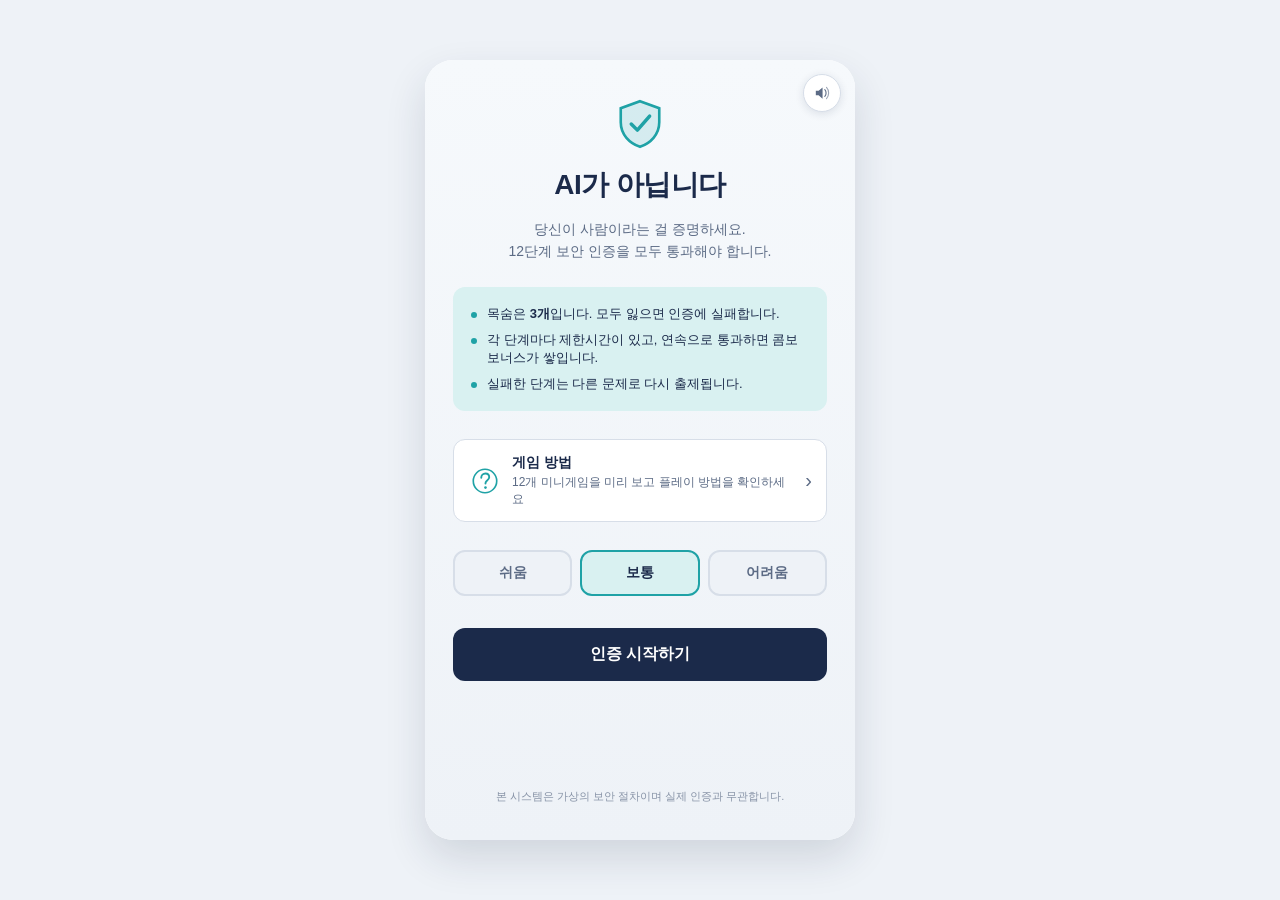
<file: index.html>
<!DOCTYPE html>
<html lang="ko">
<head>
  <meta charset="UTF-8" />
  <meta name="viewport" content="width=device-width, initial-scale=1, maximum-scale=1, user-scalable=no, viewport-fit=cover" />
  <title>AI가 아닙니다</title>
  <link rel="stylesheet" href="css/style.css" />
</head>
<body>
  <div id="app">
    <button id="btn-mute" type="button" class="mute-btn" aria-label="소리 켜기/끄기"></button>


    <!-- 타이틀 화면 -->
    <section id="screen-title" class="screen active">
      <div class="title-card">
        <div class="brand-mark" id="brand-mark"></div>
        <h1 class="game-title">AI가 아닙니다</h1>
        <p class="game-subtitle">당신이 사람이라는 걸 증명하세요.<br />12단계 보안 인증을 모두 통과해야 합니다.</p>
        <ul class="rules-list">
          <li>목숨은 <strong>3개</strong>입니다. 모두 잃으면 인증에 실패합니다.</li>
          <li>각 단계마다 제한시간이 있고, 연속으로 통과하면 콤보 보너스가 쌓입니다.</li>
          <li>실패한 단계는 다른 문제로 다시 출제됩니다.</li>
        </ul>
        <button type="button" id="btn-howto" class="howto-entry-card">
          <span class="howto-entry-card__icon" id="howto-entry-icon"></span>
          <span class="howto-entry-card__text">
            <strong>게임 방법</strong>
            <small>12개 미니게임을 미리 보고 플레이 방법을 확인하세요</small>
          </span>
          <span class="howto-entry-card__arrow">›</span>
        </button>
        <div class="difficulty-select" id="difficulty-select">
          <button type="button" class="diff-btn" data-diff="easy">쉬움</button>
          <button type="button" class="diff-btn selected" data-diff="normal">보통</button>
          <button type="button" class="diff-btn" data-diff="hard">어려움</button>
        </div>
        <button id="btn-start" type="button" class="btn btn-primary">인증 시작하기</button>
      </div>
      <p class="footer-note">본 시스템은 가상의 보안 절차이며 실제 인증과 무관합니다.</p>
    </section>

    <!-- 게임 화면 -->
    <section id="screen-game" class="screen">
      <header class="game-header">
        <div class="progress-track" id="progress-track"></div>
        <div class="lives-track" id="lives-track"></div>
      </header>

      <div class="stage-wrap">
        <div class="stage-card">
          <div class="stage-meta">
            <p class="stage-label" id="stage-label">STEP 1 / 12</p>
            <div class="stage-meta-right">
              <span class="combo-badge" id="combo-badge"></span>
              <span class="stage-timer" id="stage-timer"></span>
            </div>
          </div>
          <h2 class="stage-title" id="stage-title"></h2>
          <p class="stage-instruction" id="stage-instruction"></p>
          <div class="stage-area" id="stage-area"></div>
        </div>
        <p class="widget-disclaimer">이 화면은 보안 검증 시스템에 의해 보호됩니다.</p>
      </div>

      <div class="toast" id="toast"></div>
    </section>

    <!-- 결과 화면 -->
    <section id="screen-result" class="screen">
      <div class="result-card">
        <p class="result-eyebrow" id="result-eyebrow">RESULT</p>
        <h2 class="result-headline" id="result-headline"></h2>
        <div class="rank-badge" id="rank-badge"></div>
        <p class="result-score" id="result-score"></p>
        <p class="result-detail" id="result-detail"></p>
        <button id="btn-retry" type="button" class="btn btn-primary">다시 도전하기</button>
      </div>
    </section>

    <!-- 게임 방법 화면 -->
    <section id="screen-howto" class="screen">
      <header class="howto-header">
        <button type="button" id="btn-howto-back" class="howto-back-btn" aria-label="뒤로가기">
          <span id="howto-back-icon"></span>
        </button>
        <h2 class="howto-title">게임 방법</h2>
      </header>
      <div class="howto-list" id="howto-list"></div>
    </section>

  </div>

  <!-- 아이콘 모듈 -->
  <script src="js/icons.js"></script>

  <!-- 사운드 이펙트 모듈 (전자음 합성, 외부 음원 파일 없음) -->
  <script src="js/sound.js"></script>

  <!-- 게임 방법 화면용 데이터 (미리보기 + 설명) -->
  <script src="js/howto.js"></script>

  <!-- 스테이지 레지스트리 초기화 (반드시 스테이지 파일들보다 먼저 로드) -->
  <script src="js/stages-init.js"></script>

  <!-- 스테이지 모듈들 (이 순서대로 게임에 등장합니다) -->
  <script src="js/stages/stage1-signs.js"></script>
  <script src="js/stages/stage2-checkbox.js"></script>
  <script src="js/stages/stage3-text.js"></script>
  <script src="js/stages/stage-pattern.js"></script>
  <script src="js/stages/stage4-rotate.js"></script>
  <script src="js/stages/stage-swipe.js"></script>
  <script src="js/stages/stage5-numbers.js"></script>
  <script src="js/stages/stage-hidden-shape.js"></script>
  <script src="js/stages/stage6-slide.js"></script>
  <script src="js/stages/stage-sort.js"></script>
  <script src="js/stages/stage7-rhythm.js"></script>
  <script src="js/stages/stage-balance.js"></script>

  <!-- 메인 게임 컨트롤러 (반드시 마지막에 로드) -->
  <script src="js/main.js"></script>
</body>
</html>
</file>
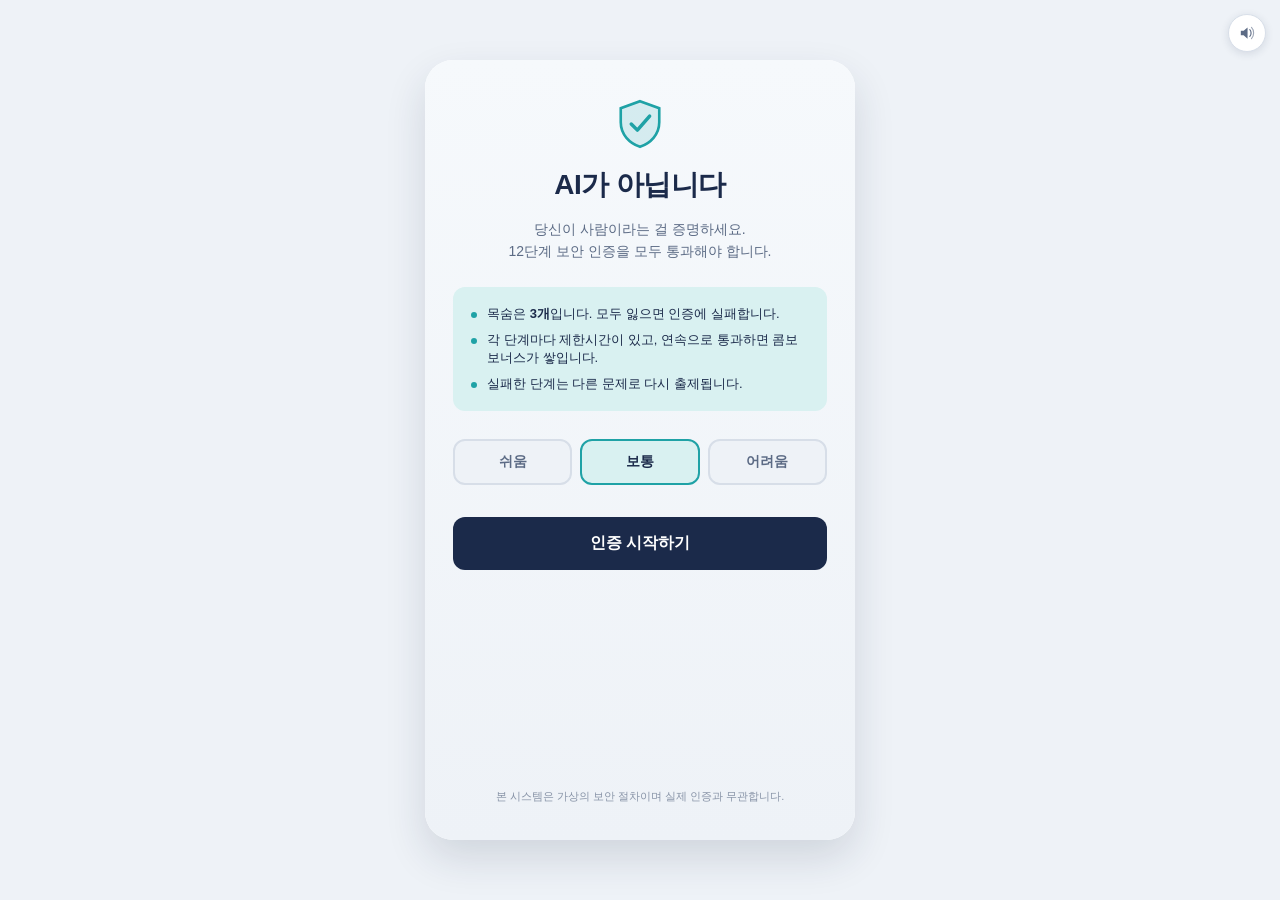
<file: js/index.html>
<!DOCTYPE html>
<html lang="ko">
<head>
  <meta charset="UTF-8" />
  <meta name="viewport" content="width=device-width, initial-scale=1, maximum-scale=1, user-scalable=no, viewport-fit=cover" />
  <title>AI가 아닙니다</title>
  <link rel="stylesheet" href="css/style.css" />
</head>
<body>
  <button id="btn-mute" type="button" class="mute-btn" aria-label="소리 켜기/끄기"></button>

  <div id="app">

    <!-- 타이틀 화면 -->
    <section id="screen-title" class="screen active">
      <div class="title-card">
        <div class="brand-mark" id="brand-mark"></div>
        <h1 class="game-title">AI가 아닙니다</h1>
        <p class="game-subtitle">당신이 사람이라는 걸 증명하세요.<br />12단계 보안 인증을 모두 통과해야 합니다.</p>
        <ul class="rules-list">
          <li>목숨은 <strong>3개</strong>입니다. 모두 잃으면 인증에 실패합니다.</li>
          <li>각 단계마다 제한시간이 있고, 연속으로 통과하면 콤보 보너스가 쌓입니다.</li>
          <li>실패한 단계는 다른 문제로 다시 출제됩니다.</li>
        </ul>
        <div class="difficulty-select" id="difficulty-select">
          <button type="button" class="diff-btn" data-diff="easy">쉬움</button>
          <button type="button" class="diff-btn selected" data-diff="normal">보통</button>
          <button type="button" class="diff-btn" data-diff="hard">어려움</button>
        </div>
        <button id="btn-start" type="button" class="btn btn-primary">인증 시작하기</button>
      </div>
      <p class="footer-note">본 시스템은 가상의 보안 절차이며 실제 인증과 무관합니다.</p>
    </section>

    <!-- 게임 화면 -->
    <section id="screen-game" class="screen">
      <header class="game-header">
        <div class="progress-track" id="progress-track"></div>
        <div class="lives-track" id="lives-track"></div>
      </header>

      <div class="stage-wrap">
        <div class="stage-card">
          <div class="stage-meta">
            <p class="stage-label" id="stage-label">STEP 1 / 12</p>
            <div class="stage-meta-right">
              <span class="combo-badge" id="combo-badge"></span>
              <span class="stage-timer" id="stage-timer"></span>
            </div>
          </div>
          <h2 class="stage-title" id="stage-title"></h2>
          <p class="stage-instruction" id="stage-instruction"></p>
          <div class="stage-area" id="stage-area"></div>
        </div>
        <p class="widget-disclaimer">이 화면은 보안 검증 시스템에 의해 보호됩니다.</p>
      </div>

      <div class="toast" id="toast"></div>
    </section>

    <!-- 결과 화면 -->
    <section id="screen-result" class="screen">
      <div class="result-card">
        <p class="result-eyebrow" id="result-eyebrow">RESULT</p>
        <h2 class="result-headline" id="result-headline"></h2>
        <div class="rank-badge" id="rank-badge"></div>
        <p class="result-score" id="result-score"></p>
        <p class="result-detail" id="result-detail"></p>
        <button id="btn-retry" type="button" class="btn btn-primary">다시 도전하기</button>
      </div>
    </section>

  </div>

  <!-- 아이콘 모듈 -->
  <script src="js/icons.js"></script>

  <!-- 사운드 이펙트 모듈 (전자음 합성, 외부 음원 파일 없음) -->
  <script src="js/sound.js"></script>

  <!-- 스테이지 레지스트리 초기화 (반드시 스테이지 파일들보다 먼저 로드) -->
  <script src="js/stages-init.js"></script>

  <!-- 스테이지 모듈들 (이 순서대로 게임에 등장합니다) -->
  <script src="js/stages/stage1-signs.js"></script>
  <script src="js/stages/stage2-checkbox.js"></script>
  <script src="js/stages/stage3-text.js"></script>
  <script src="js/stages/stage-pattern.js"></script>
  <script src="js/stages/stage4-rotate.js"></script>
  <script src="js/stages/stage-swipe.js"></script>
  <script src="js/stages/stage5-numbers.js"></script>
  <script src="js/stages/stage-hidden-shape.js"></script>
  <script src="js/stages/stage6-slide.js"></script>
  <script src="js/stages/stage-sort.js"></script>
  <script src="js/stages/stage7-rhythm.js"></script>
  <script src="js/stages/stage-balance.js"></script>

  <!-- 메인 게임 컨트롤러 (반드시 마지막에 로드) -->
  <script src="js/main.js"></script>
</body>
</html>
</file>
<file: css/style.css>
/* =========================================================
   css/style.css
   "AI가 아닙니다" - 보안 인증 패러디 게임 스타일시트
   외부 이미지/폰트 없이 CSS + 인라인 SVG로만 구성되어 있습니다.
   ========================================================= */

:root {
  /* ---- 색상 토큰 ---- */
  --color-bg: #eef2f7;
  --color-surface: #ffffff;
  --color-ink: #1b2a4a;
  --color-ink-soft: #5c6b85;
  --color-accent: #1fa2a6;
  --color-accent-soft: #d9f1f1;
  --color-danger: #e85c4a;
  --color-success: #2fbf71;
  --color-border: #d7dee8;

  /* ---- 형태 토큰 ---- */
  --radius-card: 20px;
  --radius-control: 12px;
  --shadow-card: 0 18px 40px rgba(27, 42, 74, 0.14);

  /* ---- 글꼴 토큰 (외부 의존성 없는 시스템 폰트 체인) ---- */
  --font-display: -apple-system, 'Apple SD Gothic Neo', 'Pretendard', 'Malgun Gothic',
    sans-serif;
  --font-mono: ui-monospace, 'SFMono-Regular', Menlo, Consolas, monospace;
}

* {
  box-sizing: border-box;
  -webkit-tap-highlight-color: transparent;
}

html,
body {
  margin: 0;
  height: 100%;
  background: var(--color-bg);
  overscroll-behavior: none;
  overflow-x: hidden; /* 어떤 요소가 예기치 않게 넓어지더라도 페이지 자체가 가로로 스크롤되지 않도록 하는 안전망 */
}

body {
  font-family: var(--font-display);
  color: var(--color-ink);
  display: flex;
  align-items: center;
  justify-content: center;
  min-height: 100vh;
  padding: 16px;
  touch-action: manipulation;
}

button {
  font-family: inherit;
  border: none;
  background: none;
  cursor: pointer;
}

input {
  font-family: inherit;
}

#app {
  width: 100%;
  max-width: 430px;
  height: min(92vh, 780px); /* min-height였던 것을 고정 height로: 내부 컨텐츠가 길어도 카드 자체는 늘어나지 않고, 화면 안에서 자체적으로 스크롤되게 함 */
  background: var(--color-surface);
  border-radius: 28px;
  box-shadow: var(--shadow-card);
  overflow: hidden;
  position: relative;
  display: flex;
  flex-direction: column;
}

/* =========================================================
   화면 공통
   ========================================================= */
.screen {
  display: none;
  flex-direction: column;
  flex: 1;
  min-height: 0;
}
.screen.active {
  display: flex;
}

.btn {
  width: 100%;
  padding: 16px;
  border-radius: var(--radius-control);
  font-size: 16px;
  font-weight: 700;
  transition: transform 0.15s ease, opacity 0.15s ease;
}
.btn:active {
  transform: scale(0.98);
}
.btn-primary {
  background: var(--color-ink);
  color: #fff;
}
.btn-confirm {
  background: var(--color-accent);
  color: #fff;
  margin-top: 18px;
}
.btn:disabled {
  opacity: 0.5;
  pointer-events: none;
}

/* =========================================================
   타이틀 화면
   ========================================================= */
#screen-title {
  padding: 36px 28px;
  justify-content: space-between;
  background: linear-gradient(180deg, #f6f9fc 0%, var(--color-bg) 100%);
}

.title-card {
  display: flex;
  flex-direction: column;
  align-items: center;
  text-align: center;
  gap: 14px;
}

.brand-mark {
  width: 56px;
  height: 56px;
  color: var(--color-accent);
}
.brand-mark svg {
  width: 100%;
  height: 100%;
}

.game-title {
  font-size: 28px;
  font-weight: 800;
  margin: 0;
  letter-spacing: -0.02em;
}

.game-subtitle {
  margin: 0;
  color: var(--color-ink-soft);
  font-size: 14px;
  line-height: 1.6;
}

.rules-list {
  list-style: none;
  padding: 18px 18px;
  margin: 10px 0 0;
  width: 100%;
  background: var(--color-accent-soft);
  border-radius: var(--radius-control);
  text-align: left;
  font-size: 13px;
  color: var(--color-ink);
  display: flex;
  flex-direction: column;
  gap: 8px;
}
.rules-list li {
  padding-left: 16px;
  position: relative;
}
.rules-list li::before {
  content: '';
  position: absolute;
  left: 0;
  top: 7px;
  width: 6px;
  height: 6px;
  border-radius: 50%;
  background: var(--color-accent);
}

.mute-btn {
  position: absolute;
  top: 14px;
  right: 14px;
  z-index: 30;
  width: 38px;
  height: 38px;
  border-radius: 50%;
  background: var(--color-surface);
  border: 1px solid var(--color-border);
  color: var(--color-ink-soft);
  display: flex;
  align-items: center;
  justify-content: center;
  box-shadow: 0 2px 8px rgba(27, 42, 74, 0.12);
}
.mute-btn svg {
  width: 18px;
  height: 18px;
}

.howto-entry-card {
  display: flex;
  align-items: center;
  gap: 12px;
  width: 100%;
  margin-top: 14px;
  padding: 14px 14px 14px 16px;
  border-radius: var(--radius-control);
  border: 1px solid var(--color-border);
  background: var(--color-surface);
  text-align: left;
  transition: border-color 0.15s ease, transform 0.1s ease;
}
.howto-entry-card:active {
  transform: scale(0.98);
}
.howto-entry-card__icon {
  width: 30px;
  height: 30px;
  flex-shrink: 0;
  color: var(--color-accent);
}
.howto-entry-card__icon svg {
  width: 100%;
  height: 100%;
}
.howto-entry-card__text {
  flex: 1;
  min-width: 0;
  display: flex;
  flex-direction: column;
  gap: 2px;
}
.howto-entry-card__text strong {
  font-size: 14px;
  color: var(--color-ink);
}
.howto-entry-card__text small {
  font-size: 12px;
  color: var(--color-ink-soft);
  line-height: 1.4;
}
.howto-entry-card__arrow {
  font-size: 20px;
  color: var(--color-ink-soft);
  flex-shrink: 0;
}

.difficulty-select {
  display: flex;
  gap: 8px;
  width: 100%;
  margin-top: 14px;
}
.diff-btn {
  flex: 1;
  padding: 12px 0;
  border-radius: var(--radius-control);
  border: 2px solid var(--color-border);
  background: var(--color-bg);
  color: var(--color-ink-soft);
  font-weight: 700;
  font-size: 14px;
  transition: border-color 0.15s ease, color 0.15s ease, background 0.15s ease;
}
.diff-btn.selected {
  border-color: var(--color-accent);
  background: var(--color-accent-soft);
  color: var(--color-ink);
}

#btn-start {
  margin-top: 18px;
}

.footer-note {
  text-align: center;
  font-size: 11px;
  color: var(--color-ink-soft);
  opacity: 0.7;
  margin: 0;
}

/* =========================================================
   게임 화면
   ========================================================= */
#screen-game {
  position: relative;
}

.game-header {
  display: flex;
  align-items: center;
  justify-content: space-between;
  gap: 12px;
  padding: 18px 56px 12px 20px; /* 우측 패딩을 넓혀 음소거 버튼(#btn-mute)과 겹치지 않게 함 */
  border-bottom: 1px solid var(--color-border);
}

.progress-track {
  display: flex;
  align-items: center;
  gap: 4px;
  flex: 1;
  min-width: 0; /* 점(.dot)들의 콘텐츠 크기 때문에 트랙이 강제로 넓어지는 것을 막는 표준 픽스 */
}
.dot {
  flex: 1 1 auto;
  min-width: 2px;
  max-width: 8px;
  height: 8px;
  border-radius: 999px;
  background: var(--color-border);
}
.dot.done {
  background: var(--color-accent);
}
.dot.current {
  background: var(--color-ink);
  transform: scale(1.3);
}

.lives-track {
  display: flex;
  gap: 4px;
}
.life-icon {
  width: 20px;
  height: 20px;
  color: var(--color-accent);
  transition: opacity 0.2s ease, filter 0.2s ease;
}
.life-icon svg {
  width: 100%;
  height: 100%;
}
.life-icon.lost {
  color: var(--color-ink-soft);
  opacity: 0.3;
  filter: grayscale(1);
}

.stage-wrap {
  flex: 1;
  display: flex;
  flex-direction: column;
  padding: 20px 20px 16px;
  min-height: 0;
  overflow-y: auto;
}

.stage-card {
  background: var(--color-surface);
  border: 1px solid var(--color-border);
  border-radius: var(--radius-card);
  padding: 22px 18px;
  flex: 1;
  display: flex;
  flex-direction: column;
}

.stage-meta {
  display: flex;
  align-items: center;
  justify-content: space-between;
  gap: 10px;
  margin-bottom: 6px;
}

.stage-label {
  font-family: var(--font-mono);
  font-size: 11px;
  letter-spacing: 0.12em;
  color: var(--color-accent);
  margin: 0;
  font-weight: 700;
}

.stage-meta-right {
  display: flex;
  align-items: center;
  gap: 8px;
}

.combo-badge {
  font-family: var(--font-mono);
  font-size: 11px;
  font-weight: 700;
  color: var(--color-danger);
  background: #fbe3df;
  border-radius: 999px;
  padding: 3px 9px;
  opacity: 0;
  transform: scale(0.9);
  transition: opacity 0.15s ease, transform 0.15s ease;
}
.combo-badge.show {
  opacity: 1;
  transform: scale(1);
}

.stage-timer {
  font-family: var(--font-mono);
  font-size: 12px;
  font-weight: 700;
  color: var(--color-ink-soft);
  min-width: 28px;
  text-align: right;
}

.stage-title {
  font-size: 19px;
  font-weight: 800;
  margin: 0 0 8px;
}

.stage-instruction {
  font-size: 13.5px;
  color: var(--color-ink-soft);
  line-height: 1.5;
  margin: 0 0 16px;
  min-height: 38px;
}

.stage-area {
  flex: 1;
  display: flex;
  flex-direction: column;
  transition: opacity 0.2s ease;
}
.stage-area.is-locked {
  opacity: 0.55;
  pointer-events: none;
}

.widget-disclaimer {
  text-align: center;
  font-size: 10.5px;
  color: var(--color-ink-soft);
  opacity: 0.6;
  margin: 12px 0 0;
}

.toast {
  position: absolute;
  left: 50%;
  bottom: 18px;
  transform: translate(-50%, 10px);
  opacity: 0;
  padding: 10px 20px;
  border-radius: 999px;
  font-weight: 700;
  font-size: 13.5px;
  color: #fff;
  pointer-events: none;
  transition: opacity 0.2s ease, transform 0.2s ease;
  box-shadow: 0 10px 24px rgba(27, 42, 74, 0.2);
  white-space: nowrap;
}
.toast.show {
  opacity: 1;
  transform: translate(-50%, 0);
}
.toast--success {
  background: var(--color-success);
}
.toast--danger {
  background: var(--color-danger);
}

/* =========================================================
   스테이지1: 표지판 타일 선택
   ========================================================= */
.tile-grid {
  display: grid;
  grid-template-columns: repeat(3, 1fr);
  gap: 10px;
  min-width: 0;
}
.tile {
  aspect-ratio: 1;
  min-width: 0; /* 그리드 트랙(1fr)보다 콘텐츠가 넓어서 넘치는 것을 막는 표준 픽스 */
  min-height: 0;
  border: 2px solid var(--color-border);
  border-radius: var(--radius-control);
  background: var(--color-bg);
  color: var(--color-ink);
  padding: 12px;
  user-select: none;
  touch-action: manipulation;
  transition: border-color 0.15s ease, background 0.15s ease, transform 0.1s ease;
}
.tile svg {
  width: 100%;
  height: 100%;
}
.tile.selected {
  border-color: var(--color-accent);
  background: var(--color-accent-soft);
  transform: scale(0.96);
}

/* =========================================================
   스테이지2: 길게 누르는 체크박스
   ========================================================= */
.checkbox-stage {
  display: flex;
  flex-direction: column;
  align-items: center;
  gap: 22px;
  padding: 10px 0 6px;
}

.fake-checkbox {
  display: flex;
  align-items: center;
  gap: 12px;
  padding: 16px 22px;
  border: 2px solid var(--color-border);
  border-radius: var(--radius-control);
  background: var(--color-bg);
  width: 100%;
  user-select: none;
  touch-action: none;
  transition: border-color 0.15s ease, background 0.15s ease;
}
.fake-checkbox__mark {
  width: 26px;
  height: 26px;
  border-radius: 6px;
  border: 2px solid var(--color-ink-soft);
  flex-shrink: 0;
  position: relative;
  background: #fff;
}
.fake-checkbox.is-holding .fake-checkbox__mark {
  border-color: var(--color-accent);
}
.fake-checkbox.is-success .fake-checkbox__mark {
  border-color: var(--color-success);
  background: var(--color-success);
}
.fake-checkbox.is-success .fake-checkbox__mark::after {
  content: '';
  position: absolute;
  left: 6px;
  top: 2px;
  width: 7px;
  height: 12px;
  border-right: 3px solid #fff;
  border-bottom: 3px solid #fff;
  transform: rotate(40deg);
}
.fake-checkbox__label {
  font-size: 15px;
  font-weight: 700;
  color: var(--color-ink);
}

.hold-gauge {
  position: relative;
  width: 100%;
  height: 16px;
  background: var(--color-bg);
  border: 1px solid var(--color-border);
  border-radius: 999px;
  overflow: hidden;
}
.hold-gauge__zone {
  position: absolute;
  top: 0;
  height: 100%;
  background: rgba(47, 191, 113, 0.28);
}
.hold-gauge__fill {
  position: absolute;
  left: 0;
  top: 0;
  height: 100%;
  width: 0%;
  background: var(--color-accent);
  border-radius: 999px;
}

/* =========================================================
   스테이지3: 왜곡된 문자
   ========================================================= */
.distorted-text {
  display: flex;
  justify-content: center;
  gap: 4px;
  padding: 22px 10px;
  margin-bottom: 16px;
  background: repeating-linear-gradient(
    115deg,
    var(--color-bg),
    var(--color-bg) 6px,
    #e3e9f0 6px,
    #e3e9f0 8px
  );
  border: 1px solid var(--color-border);
  border-radius: var(--radius-control);
}
.distorted-text__char {
  display: inline-block;
  font-size: 30px;
  font-weight: 800;
  color: var(--color-ink);
}

.text-input {
  width: 100%;
  padding: 14px 16px;
  font-size: 16px;
  border: 2px solid var(--color-border);
  border-radius: var(--radius-control);
  outline: none;
  text-align: center;
  letter-spacing: 0.15em;
  text-transform: uppercase;
}
.text-input:focus {
  border-color: var(--color-accent);
}

/* =========================================================
   스테이지4: 방향 맞추기 / 스테이지6: 슬라이더(공용 슬라이더 스타일)
   ========================================================= */
.rotate-stage {
  display: flex;
  justify-content: center;
  padding: 18px 0 26px;
}
.rotate-icon {
  width: 88px;
  height: 88px;
  color: var(--color-accent);
  transition: transform 0.05s linear;
}
.rotate-icon svg {
  width: 100%;
  height: 100%;
}

input[type='range'].rotate-slider {
  width: 100%;
  height: 36px;
  -webkit-appearance: none;
  appearance: none;
  background: transparent;
  touch-action: none;
  margin-top: 6px;
}
input[type='range'].rotate-slider::-webkit-slider-runnable-track {
  height: 8px;
  border-radius: 999px;
  background: var(--color-border);
}
input[type='range'].rotate-slider::-moz-range-track {
  height: 8px;
  border-radius: 999px;
  background: var(--color-border);
}
input[type='range'].rotate-slider::-webkit-slider-thumb {
  -webkit-appearance: none;
  width: 28px;
  height: 28px;
  margin-top: -10px;
  border-radius: 50%;
  background: var(--color-ink);
  border: 4px solid #fff;
  box-shadow: 0 2px 6px rgba(27, 42, 74, 0.3);
}
input[type='range'].rotate-slider::-moz-range-thumb {
  width: 28px;
  height: 28px;
  border-radius: 50%;
  background: var(--color-ink);
  border: 4px solid #fff;
  box-shadow: 0 2px 6px rgba(27, 42, 74, 0.3);
}

/* =========================================================
   스테이지5: 숫자 순서대로 탭
   ========================================================= */
.number-field {
  position: relative;
  flex: 1;
  min-height: 230px;
  background: var(--color-bg);
  border: 1px dashed var(--color-border);
  border-radius: var(--radius-control);
}
.number-dot {
  position: absolute;
  width: 42px;
  height: 42px;
  margin-left: -21px;
  margin-top: -21px;
  border-radius: 50%;
  background: var(--color-ink);
  color: #fff;
  font-weight: 800;
  font-size: 15px;
  display: flex;
  align-items: center;
  justify-content: center;
  user-select: none;
  touch-action: manipulation;
  transition: transform 0.1s ease, background 0.15s ease, opacity 0.15s ease;
}
.number-dot.is-done {
  background: var(--color-success);
  transform: scale(0.85);
  opacity: 0.7;
}

/* =========================================================
   스테이지6: 퍼즐 조각 슬라이드
   ========================================================= */
.slide-track {
  position: relative;
  height: 64px;
  background: var(--color-bg);
  border: 1px solid var(--color-border);
  border-radius: var(--radius-control);
  margin-bottom: 8px;
  overflow: hidden;
}
.slide-track__notch {
  position: absolute;
  top: 14px;
  width: 36px;
  height: 36px;
  border: 2px dashed var(--color-ink-soft);
  border-radius: 8px;
  opacity: 0.6;
}
.slide-track__piece {
  position: absolute;
  top: 14px;
  width: 36px;
  height: 36px;
  background: var(--color-accent);
  border-radius: 8px;
  box-shadow: 0 4px 10px rgba(31, 162, 166, 0.35);
}

/* =========================================================
   스테이지7: 리듬 탭
   ========================================================= */
.rhythm-stage {
  display: flex;
  justify-content: center;
  align-items: center;
  padding: 14px 0 28px;
  height: 130px;
}
.rhythm-pulse {
  width: 70px;
  height: 70px;
  border-radius: 50%;
  background: var(--color-accent);
  animation: rhythmPulse 1.6s ease-in-out infinite;
}
@keyframes rhythmPulse {
  0% {
    transform: scale(0.55);
    opacity: 0.55;
  }
  50% {
    transform: scale(1);
    opacity: 1;
  }
  100% {
    transform: scale(0.55);
    opacity: 0.55;
  }
}

/* =========================================================
   스테이지: 패턴 기억하기 (플래시 시퀀스)
   ========================================================= */
.pattern-stage {
  display: flex;
  flex-direction: column;
  align-items: center;
  gap: 16px;
  padding: 16px 0;
}
.pattern-grid {
  display: grid;
  grid-template-columns: repeat(4, 1fr);
  gap: 10px;
  width: 100%;
}
.pattern-pad {
  aspect-ratio: 1;
  min-width: 0;
  border-radius: var(--radius-control);
  background: var(--color-bg);
  border: 2px solid var(--color-border);
  transition: background 0.12s ease, border-color 0.12s ease, transform 0.1s ease;
}
.pattern-pad.is-flash {
  background: var(--color-accent);
  border-color: var(--color-accent);
  transform: scale(0.94);
}
.pattern-status {
  font-size: 13px;
  color: var(--color-ink-soft);
  margin: 0;
}

/* =========================================================
   스테이지: 스와이프 방향 인식
   ========================================================= */
.swipe-stage {
  display: flex;
  flex-direction: column;
  align-items: center;
  gap: 18px;
  padding: 10px 0;
}
.swipe-zone {
  width: 100%;
  height: 140px;
  border: 2px dashed var(--color-border);
  border-radius: var(--radius-control);
  display: flex;
  align-items: center;
  justify-content: center;
  font-size: 13px;
  color: var(--color-ink-soft);
  background: var(--color-bg);
  touch-action: none;
  user-select: none;
}

/* =========================================================
   스테이지: 숨은 도형 찾기
   ========================================================= */
.shape-grid {
  display: grid;
  grid-template-columns: repeat(3, 1fr);
  gap: 10px;
  min-width: 0;
}
.shape-cell {
  aspect-ratio: 1;
  min-width: 0;
  border-radius: var(--radius-control);
  background: var(--color-bg);
  border: 1px solid var(--color-border);
  display: flex;
  align-items: center;
  justify-content: center;
  touch-action: manipulation;
}
.shape-shape {
  width: 60%;
  height: 60%;
  background: var(--color-accent);
  border-radius: 50%;
}
.shape-shape--odd {
  border-radius: 18%;
}

/* =========================================================
   스테이지: 크기 순서 맞추기 (탭으로 교체하는 정렬)
   ========================================================= */
.sort-row {
  flex: 1;
  display: flex;
  align-items: flex-end;
  justify-content: space-between;
  gap: 8px;
  padding: 10px 4px 0;
  min-height: 150px;
  min-width: 0;
}
.sort-bar {
  position: relative;
  flex: 1;
  min-width: 0;
  background: var(--color-accent);
  border-radius: 8px 8px 4px 4px;
  transition: transform 0.12s ease, background 0.12s ease;
  display: flex;
  align-items: flex-start;
  justify-content: center;
  padding-top: 6px;
}
.sort-bar__label {
  color: #fff;
  font-family: var(--font-mono);
  font-size: 13px;
  font-weight: 700;
}
.sort-bar.is-selected {
  background: var(--color-ink);
  transform: translateY(-6px);
}

/* =========================================================
   스테이지: 균형 맞추기 (시소)
   ========================================================= */
.balance-stage {
  position: relative;
  display: flex;
  justify-content: center;
  align-items: center;
  height: 130px;
}
.balance-beam {
  position: relative;
  width: 220px;
  height: 10px;
  background: var(--color-ink);
  border-radius: 999px;
  transition: background 0.15s ease;
}
.balance-beam.is-level {
  background: var(--color-success);
}
.balance-weight {
  position: absolute;
  top: 4px;
  width: 28px;
  height: 28px;
  border-radius: 50%;
  background: var(--color-accent);
  border: 3px solid #fff;
  box-shadow: 0 3px 8px rgba(27, 42, 74, 0.25);
}
.balance-weight--left {
  left: -6px;
}
.balance-weight--right {
  right: -6px;
}
.balance-pivot {
  position: absolute;
  bottom: 18px;
  width: 0;
  height: 0;
  border-left: 14px solid transparent;
  border-right: 14px solid transparent;
  border-top: 18px solid var(--color-ink-soft);
}

/* =========================================================
   결과 화면
   ========================================================= */
#screen-result {
  padding: 36px 28px;
  justify-content: center;
  align-items: center;
}
.result-card {
  display: flex;
  flex-direction: column;
  align-items: center;
  text-align: center;
  gap: 10px;
  width: 100%;
}
.result-eyebrow {
  font-family: var(--font-mono);
  font-size: 11px;
  letter-spacing: 0.14em;
  color: var(--color-accent);
  margin: 0;
  font-weight: 700;
}
.result-headline {
  font-size: 24px;
  font-weight: 800;
  margin: 0;
}
.rank-badge {
  width: 92px;
  height: 92px;
  border-radius: 50%;
  background: var(--color-accent-soft);
  color: var(--color-accent);
  border: 3px solid var(--color-accent);
  display: flex;
  align-items: center;
  justify-content: center;
  font-size: 40px;
  font-weight: 800;
  margin: 14px 0 4px;
}
.rank-badge--fail {
  background: #fbe3df;
  color: var(--color-danger);
  border-color: var(--color-danger);
}
.result-score {
  font-size: 16px;
  font-weight: 700;
  margin: 0;
}
.result-detail {
  font-size: 13px;
  color: var(--color-ink-soft);
  margin: 0 0 18px;
}

/* =========================================================
   게임 방법 화면
   ========================================================= */
.howto-header {
  display: flex;
  align-items: center;
  gap: 10px;
  padding: 18px 20px 12px;
  border-bottom: 1px solid var(--color-border);
}
.howto-back-btn {
  width: 32px;
  height: 32px;
  border-radius: 50%;
  background: var(--color-bg);
  border: 1px solid var(--color-border);
  color: var(--color-ink);
  display: flex;
  align-items: center;
  justify-content: center;
  flex-shrink: 0;
}
.howto-back-btn svg {
  width: 16px;
  height: 16px;
}
.howto-title {
  font-size: 16px;
  font-weight: 700;
  color: var(--color-ink);
  margin: 0;
}

.howto-list {
  flex: 1;
  min-height: 0;
  overflow-y: auto;
  padding: 16px 20px 28px;
  display: flex;
  flex-direction: column;
  gap: 18px;
}
.howto-item {
  display: flex;
  flex-direction: column;
  gap: 10px;
  padding-bottom: 18px;
  border-bottom: 1px solid var(--color-border);
}
.howto-item:last-child {
  border-bottom: none;
  padding-bottom: 0;
}
.howto-item__title {
  font-size: 14px;
  font-weight: 700;
  color: var(--color-ink);
  margin: 0;
}
.howto-preview {
  background: var(--color-bg);
  border: 1px solid var(--color-border);
  border-radius: var(--radius-control);
  padding: 16px;
  display: flex;
  flex-direction: column;
  pointer-events: none; /* 미리보기는 시각적 설명용이므로 탭해도 동작하지 않도록 막아둡니다 */
}
.howto-item__desc {
  font-size: 13px;
  line-height: 1.55;
  color: var(--color-ink-soft);
  margin: 0;
}

/* =========================================================
   접근성: 모션 최소화 선호 시 비핵심 애니메이션 축소
   ========================================================= */
@media (prefers-reduced-motion: reduce) {
  .btn,
  .toast,
  .tile,
  .life-icon {
    transition: none !important;
  }
}
</file>
<file: js/css/style.css>
/* =========================================================
   css/style.css
   "AI가 아닙니다" - 보안 인증 패러디 게임 스타일시트
   외부 이미지/폰트 없이 CSS + 인라인 SVG로만 구성되어 있습니다.
   ========================================================= */

:root {
  /* ---- 색상 토큰 ---- */
  --color-bg: #eef2f7;
  --color-surface: #ffffff;
  --color-ink: #1b2a4a;
  --color-ink-soft: #5c6b85;
  --color-accent: #1fa2a6;
  --color-accent-soft: #d9f1f1;
  --color-danger: #e85c4a;
  --color-success: #2fbf71;
  --color-border: #d7dee8;

  /* ---- 형태 토큰 ---- */
  --radius-card: 20px;
  --radius-control: 12px;
  --shadow-card: 0 18px 40px rgba(27, 42, 74, 0.14);

  /* ---- 글꼴 토큰 (외부 의존성 없는 시스템 폰트 체인) ---- */
  --font-display: -apple-system, 'Apple SD Gothic Neo', 'Pretendard', 'Malgun Gothic',
    sans-serif;
  --font-mono: ui-monospace, 'SFMono-Regular', Menlo, Consolas, monospace;
}

* {
  box-sizing: border-box;
  -webkit-tap-highlight-color: transparent;
}

html,
body {
  margin: 0;
  height: 100%;
  background: var(--color-bg);
  overscroll-behavior: none;
}

body {
  font-family: var(--font-display);
  color: var(--color-ink);
  display: flex;
  align-items: center;
  justify-content: center;
  min-height: 100vh;
  padding: 16px;
  touch-action: manipulation;
}

button {
  font-family: inherit;
  border: none;
  background: none;
  cursor: pointer;
}

input {
  font-family: inherit;
}

#app {
  width: 100%;
  max-width: 430px;
  min-height: min(92vh, 780px);
  background: var(--color-surface);
  border-radius: 28px;
  box-shadow: var(--shadow-card);
  overflow: hidden;
  position: relative;
  display: flex;
  flex-direction: column;
}

/* =========================================================
   화면 공통
   ========================================================= */
.screen {
  display: none;
  flex-direction: column;
  flex: 1;
  min-height: 0;
}
.screen.active {
  display: flex;
}

.btn {
  width: 100%;
  padding: 16px;
  border-radius: var(--radius-control);
  font-size: 16px;
  font-weight: 700;
  transition: transform 0.15s ease, opacity 0.15s ease;
}
.btn:active {
  transform: scale(0.98);
}
.btn-primary {
  background: var(--color-ink);
  color: #fff;
}
.btn-confirm {
  background: var(--color-accent);
  color: #fff;
  margin-top: 18px;
}
.btn:disabled {
  opacity: 0.5;
  pointer-events: none;
}

/* =========================================================
   타이틀 화면
   ========================================================= */
#screen-title {
  padding: 36px 28px;
  justify-content: space-between;
  background: linear-gradient(180deg, #f6f9fc 0%, var(--color-bg) 100%);
}

.title-card {
  display: flex;
  flex-direction: column;
  align-items: center;
  text-align: center;
  gap: 14px;
}

.brand-mark {
  width: 56px;
  height: 56px;
  color: var(--color-accent);
}
.brand-mark svg {
  width: 100%;
  height: 100%;
}

.game-title {
  font-size: 28px;
  font-weight: 800;
  margin: 0;
  letter-spacing: -0.02em;
}

.game-subtitle {
  margin: 0;
  color: var(--color-ink-soft);
  font-size: 14px;
  line-height: 1.6;
}

.rules-list {
  list-style: none;
  padding: 18px 18px;
  margin: 10px 0 0;
  width: 100%;
  background: var(--color-accent-soft);
  border-radius: var(--radius-control);
  text-align: left;
  font-size: 13px;
  color: var(--color-ink);
  display: flex;
  flex-direction: column;
  gap: 8px;
}
.rules-list li {
  padding-left: 16px;
  position: relative;
}
.rules-list li::before {
  content: '';
  position: absolute;
  left: 0;
  top: 7px;
  width: 6px;
  height: 6px;
  border-radius: 50%;
  background: var(--color-accent);
}

.mute-btn {
  position: fixed;
  top: 14px;
  right: 14px;
  z-index: 30;
  width: 38px;
  height: 38px;
  border-radius: 50%;
  background: var(--color-surface);
  border: 1px solid var(--color-border);
  color: var(--color-ink-soft);
  display: flex;
  align-items: center;
  justify-content: center;
  box-shadow: 0 2px 8px rgba(27, 42, 74, 0.12);
}
.mute-btn svg {
  width: 18px;
  height: 18px;
}

.difficulty-select {
  display: flex;
  gap: 8px;
  width: 100%;
  margin-top: 14px;
}
.diff-btn {
  flex: 1;
  padding: 12px 0;
  border-radius: var(--radius-control);
  border: 2px solid var(--color-border);
  background: var(--color-bg);
  color: var(--color-ink-soft);
  font-weight: 700;
  font-size: 14px;
  transition: border-color 0.15s ease, color 0.15s ease, background 0.15s ease;
}
.diff-btn.selected {
  border-color: var(--color-accent);
  background: var(--color-accent-soft);
  color: var(--color-ink);
}

#btn-start {
  margin-top: 18px;
}

.footer-note {
  text-align: center;
  font-size: 11px;
  color: var(--color-ink-soft);
  opacity: 0.7;
  margin: 0;
}

/* =========================================================
   게임 화면
   ========================================================= */
#screen-game {
  position: relative;
}

.game-header {
  display: flex;
  align-items: center;
  justify-content: space-between;
  gap: 12px;
  padding: 18px 20px 12px;
  border-bottom: 1px solid var(--color-border);
}

.progress-track {
  display: flex;
  gap: 6px;
  flex: 1;
}
.dot {
  width: 8px;
  height: 8px;
  border-radius: 50%;
  background: var(--color-border);
}
.dot.done {
  background: var(--color-accent);
}
.dot.current {
  background: var(--color-ink);
  transform: scale(1.3);
}

.lives-track {
  display: flex;
  gap: 4px;
}
.life-icon {
  width: 20px;
  height: 20px;
  color: var(--color-accent);
  transition: opacity 0.2s ease, filter 0.2s ease;
}
.life-icon svg {
  width: 100%;
  height: 100%;
}
.life-icon.lost {
  color: var(--color-ink-soft);
  opacity: 0.3;
  filter: grayscale(1);
}

.stage-wrap {
  flex: 1;
  display: flex;
  flex-direction: column;
  padding: 20px 20px 16px;
  min-height: 0;
  overflow-y: auto;
}

.stage-card {
  background: var(--color-surface);
  border: 1px solid var(--color-border);
  border-radius: var(--radius-card);
  padding: 22px 18px;
  flex: 1;
  display: flex;
  flex-direction: column;
}

.stage-meta {
  display: flex;
  align-items: center;
  justify-content: space-between;
  gap: 10px;
  margin-bottom: 6px;
}

.stage-label {
  font-family: var(--font-mono);
  font-size: 11px;
  letter-spacing: 0.12em;
  color: var(--color-accent);
  margin: 0;
  font-weight: 700;
}

.stage-meta-right {
  display: flex;
  align-items: center;
  gap: 8px;
}

.combo-badge {
  font-family: var(--font-mono);
  font-size: 11px;
  font-weight: 700;
  color: var(--color-danger);
  background: #fbe3df;
  border-radius: 999px;
  padding: 3px 9px;
  opacity: 0;
  transform: scale(0.9);
  transition: opacity 0.15s ease, transform 0.15s ease;
}
.combo-badge.show {
  opacity: 1;
  transform: scale(1);
}

.stage-timer {
  font-family: var(--font-mono);
  font-size: 12px;
  font-weight: 700;
  color: var(--color-ink-soft);
  min-width: 28px;
  text-align: right;
}

.stage-title {
  font-size: 19px;
  font-weight: 800;
  margin: 0 0 8px;
}

.stage-instruction {
  font-size: 13.5px;
  color: var(--color-ink-soft);
  line-height: 1.5;
  margin: 0 0 16px;
  min-height: 38px;
}

.stage-area {
  flex: 1;
  display: flex;
  flex-direction: column;
  transition: opacity 0.2s ease;
}
.stage-area.is-locked {
  opacity: 0.55;
  pointer-events: none;
}

.widget-disclaimer {
  text-align: center;
  font-size: 10.5px;
  color: var(--color-ink-soft);
  opacity: 0.6;
  margin: 12px 0 0;
}

.toast {
  position: absolute;
  left: 50%;
  bottom: 18px;
  transform: translate(-50%, 10px);
  opacity: 0;
  padding: 10px 20px;
  border-radius: 999px;
  font-weight: 700;
  font-size: 13.5px;
  color: #fff;
  pointer-events: none;
  transition: opacity 0.2s ease, transform 0.2s ease;
  box-shadow: 0 10px 24px rgba(27, 42, 74, 0.2);
  white-space: nowrap;
}
.toast.show {
  opacity: 1;
  transform: translate(-50%, 0);
}
.toast--success {
  background: var(--color-success);
}
.toast--danger {
  background: var(--color-danger);
}

/* =========================================================
   스테이지1: 표지판 타일 선택
   ========================================================= */
.tile-grid {
  display: grid;
  grid-template-columns: repeat(3, 1fr);
  gap: 10px;
}
.tile {
  aspect-ratio: 1;
  border: 2px solid var(--color-border);
  border-radius: var(--radius-control);
  background: var(--color-bg);
  color: var(--color-ink);
  padding: 12px;
  user-select: none;
  touch-action: manipulation;
  transition: border-color 0.15s ease, background 0.15s ease, transform 0.1s ease;
}
.tile svg {
  width: 100%;
  height: 100%;
}
.tile.selected {
  border-color: var(--color-accent);
  background: var(--color-accent-soft);
  transform: scale(0.96);
}

/* =========================================================
   스테이지2: 길게 누르는 체크박스
   ========================================================= */
.checkbox-stage {
  display: flex;
  flex-direction: column;
  align-items: center;
  gap: 22px;
  padding: 10px 0 6px;
}

.fake-checkbox {
  display: flex;
  align-items: center;
  gap: 12px;
  padding: 16px 22px;
  border: 2px solid var(--color-border);
  border-radius: var(--radius-control);
  background: var(--color-bg);
  width: 100%;
  user-select: none;
  touch-action: none;
  transition: border-color 0.15s ease, background 0.15s ease;
}
.fake-checkbox__mark {
  width: 26px;
  height: 26px;
  border-radius: 6px;
  border: 2px solid var(--color-ink-soft);
  flex-shrink: 0;
  position: relative;
  background: #fff;
}
.fake-checkbox.is-holding .fake-checkbox__mark {
  border-color: var(--color-accent);
}
.fake-checkbox.is-success .fake-checkbox__mark {
  border-color: var(--color-success);
  background: var(--color-success);
}
.fake-checkbox.is-success .fake-checkbox__mark::after {
  content: '';
  position: absolute;
  left: 6px;
  top: 2px;
  width: 7px;
  height: 12px;
  border-right: 3px solid #fff;
  border-bottom: 3px solid #fff;
  transform: rotate(40deg);
}
.fake-checkbox__label {
  font-size: 15px;
  font-weight: 700;
  color: var(--color-ink);
}

.hold-gauge {
  position: relative;
  width: 100%;
  height: 16px;
  background: var(--color-bg);
  border: 1px solid var(--color-border);
  border-radius: 999px;
  overflow: hidden;
}
.hold-gauge__zone {
  position: absolute;
  top: 0;
  height: 100%;
  background: rgba(47, 191, 113, 0.28);
}
.hold-gauge__fill {
  position: absolute;
  left: 0;
  top: 0;
  height: 100%;
  width: 0%;
  background: var(--color-accent);
  border-radius: 999px;
}

/* =========================================================
   스테이지3: 왜곡된 문자
   ========================================================= */
.distorted-text {
  display: flex;
  justify-content: center;
  gap: 4px;
  padding: 22px 10px;
  margin-bottom: 16px;
  background: repeating-linear-gradient(
    115deg,
    var(--color-bg),
    var(--color-bg) 6px,
    #e3e9f0 6px,
    #e3e9f0 8px
  );
  border: 1px solid var(--color-border);
  border-radius: var(--radius-control);
}
.distorted-text__char {
  display: inline-block;
  font-size: 30px;
  font-weight: 800;
  color: var(--color-ink);
}

.text-input {
  width: 100%;
  padding: 14px 16px;
  font-size: 16px;
  border: 2px solid var(--color-border);
  border-radius: var(--radius-control);
  outline: none;
  text-align: center;
  letter-spacing: 0.15em;
  text-transform: uppercase;
}
.text-input:focus {
  border-color: var(--color-accent);
}

/* =========================================================
   스테이지4: 방향 맞추기 / 스테이지6: 슬라이더(공용 슬라이더 스타일)
   ========================================================= */
.rotate-stage {
  display: flex;
  justify-content: center;
  padding: 18px 0 26px;
}
.rotate-icon {
  width: 88px;
  height: 88px;
  color: var(--color-accent);
  transition: transform 0.05s linear;
}
.rotate-icon svg {
  width: 100%;
  height: 100%;
}

input[type='range'].rotate-slider {
  width: 100%;
  height: 36px;
  -webkit-appearance: none;
  appearance: none;
  background: transparent;
  touch-action: none;
  margin-top: 6px;
}
input[type='range'].rotate-slider::-webkit-slider-runnable-track {
  height: 8px;
  border-radius: 999px;
  background: var(--color-border);
}
input[type='range'].rotate-slider::-moz-range-track {
  height: 8px;
  border-radius: 999px;
  background: var(--color-border);
}
input[type='range'].rotate-slider::-webkit-slider-thumb {
  -webkit-appearance: none;
  width: 28px;
  height: 28px;
  margin-top: -10px;
  border-radius: 50%;
  background: var(--color-ink);
  border: 4px solid #fff;
  box-shadow: 0 2px 6px rgba(27, 42, 74, 0.3);
}
input[type='range'].rotate-slider::-moz-range-thumb {
  width: 28px;
  height: 28px;
  border-radius: 50%;
  background: var(--color-ink);
  border: 4px solid #fff;
  box-shadow: 0 2px 6px rgba(27, 42, 74, 0.3);
}

/* =========================================================
   스테이지5: 숫자 순서대로 탭
   ========================================================= */
.number-field {
  position: relative;
  flex: 1;
  min-height: 230px;
  background: var(--color-bg);
  border: 1px dashed var(--color-border);
  border-radius: var(--radius-control);
}
.number-dot {
  position: absolute;
  width: 42px;
  height: 42px;
  margin-left: -21px;
  margin-top: -21px;
  border-radius: 50%;
  background: var(--color-ink);
  color: #fff;
  font-weight: 800;
  font-size: 15px;
  display: flex;
  align-items: center;
  justify-content: center;
  user-select: none;
  touch-action: manipulation;
  transition: transform 0.1s ease, background 0.15s ease, opacity 0.15s ease;
}
.number-dot.is-done {
  background: var(--color-success);
  transform: scale(0.85);
  opacity: 0.7;
}

/* =========================================================
   스테이지6: 퍼즐 조각 슬라이드
   ========================================================= */
.slide-track {
  position: relative;
  height: 64px;
  background: var(--color-bg);
  border: 1px solid var(--color-border);
  border-radius: var(--radius-control);
  margin-bottom: 8px;
  overflow: hidden;
}
.slide-track__notch {
  position: absolute;
  top: 14px;
  width: 36px;
  height: 36px;
  border: 2px dashed var(--color-ink-soft);
  border-radius: 8px;
  opacity: 0.6;
}
.slide-track__piece {
  position: absolute;
  top: 14px;
  width: 36px;
  height: 36px;
  background: var(--color-accent);
  border-radius: 8px;
  box-shadow: 0 4px 10px rgba(31, 162, 166, 0.35);
}

/* =========================================================
   스테이지7: 리듬 탭
   ========================================================= */
.rhythm-stage {
  display: flex;
  justify-content: center;
  align-items: center;
  padding: 14px 0 28px;
  height: 130px;
}
.rhythm-pulse {
  width: 70px;
  height: 70px;
  border-radius: 50%;
  background: var(--color-accent);
  animation: rhythmPulse 1.6s ease-in-out infinite;
}
@keyframes rhythmPulse {
  0% {
    transform: scale(0.55);
    opacity: 0.55;
  }
  50% {
    transform: scale(1);
    opacity: 1;
  }
  100% {
    transform: scale(0.55);
    opacity: 0.55;
  }
}

/* =========================================================
   스테이지: 패턴 기억하기 (플래시 시퀀스)
   ========================================================= */
.pattern-stage {
  display: flex;
  flex-direction: column;
  align-items: center;
  gap: 16px;
  padding: 16px 0;
}
.pattern-grid {
  display: grid;
  grid-template-columns: repeat(4, 1fr);
  gap: 10px;
  width: 100%;
}
.pattern-pad {
  aspect-ratio: 1;
  border-radius: var(--radius-control);
  background: var(--color-bg);
  border: 2px solid var(--color-border);
  transition: background 0.12s ease, border-color 0.12s ease, transform 0.1s ease;
}
.pattern-pad.is-flash {
  background: var(--color-accent);
  border-color: var(--color-accent);
  transform: scale(0.94);
}
.pattern-status {
  font-size: 13px;
  color: var(--color-ink-soft);
  margin: 0;
}

/* =========================================================
   스테이지: 스와이프 방향 인식
   ========================================================= */
.swipe-stage {
  display: flex;
  flex-direction: column;
  align-items: center;
  gap: 18px;
  padding: 10px 0;
}
.swipe-zone {
  width: 100%;
  height: 140px;
  border: 2px dashed var(--color-border);
  border-radius: var(--radius-control);
  display: flex;
  align-items: center;
  justify-content: center;
  font-size: 13px;
  color: var(--color-ink-soft);
  background: var(--color-bg);
  touch-action: none;
  user-select: none;
}

/* =========================================================
   스테이지: 숨은 도형 찾기
   ========================================================= */
.shape-grid {
  display: grid;
  grid-template-columns: repeat(3, 1fr);
  gap: 10px;
}
.shape-cell {
  aspect-ratio: 1;
  border-radius: var(--radius-control);
  background: var(--color-bg);
  border: 1px solid var(--color-border);
  display: flex;
  align-items: center;
  justify-content: center;
  touch-action: manipulation;
}
.shape-shape {
  width: 60%;
  height: 60%;
  background: var(--color-accent);
  border-radius: 50%;
}
.shape-shape--odd {
  border-radius: 18%;
}

/* =========================================================
   스테이지: 크기 순서 맞추기 (탭으로 교체하는 정렬)
   ========================================================= */
.sort-row {
  flex: 1;
  display: flex;
  align-items: flex-end;
  justify-content: space-between;
  gap: 8px;
  padding: 10px 4px 0;
  min-height: 150px;
}
.sort-bar {
  flex: 1;
  background: var(--color-accent);
  border-radius: 8px 8px 4px 4px;
  transition: transform 0.12s ease, background 0.12s ease;
}
.sort-bar.is-selected {
  background: var(--color-ink);
  transform: translateY(-6px);
}

/* =========================================================
   스테이지: 균형 맞추기 (시소)
   ========================================================= */
.balance-stage {
  position: relative;
  display: flex;
  justify-content: center;
  align-items: center;
  height: 130px;
}
.balance-beam {
  position: relative;
  width: 220px;
  height: 10px;
  background: var(--color-ink);
  border-radius: 999px;
  transition: background 0.15s ease;
}
.balance-beam.is-level {
  background: var(--color-success);
}
.balance-weight {
  position: absolute;
  top: 4px;
  width: 28px;
  height: 28px;
  border-radius: 50%;
  background: var(--color-accent);
  border: 3px solid #fff;
  box-shadow: 0 3px 8px rgba(27, 42, 74, 0.25);
}
.balance-weight--left {
  left: -6px;
}
.balance-weight--right {
  right: -6px;
}
.balance-pivot {
  position: absolute;
  bottom: 18px;
  width: 0;
  height: 0;
  border-left: 14px solid transparent;
  border-right: 14px solid transparent;
  border-top: 18px solid var(--color-ink-soft);
}

/* =========================================================
   결과 화면
   ========================================================= */
#screen-result {
  padding: 36px 28px;
  justify-content: center;
  align-items: center;
}
.result-card {
  display: flex;
  flex-direction: column;
  align-items: center;
  text-align: center;
  gap: 10px;
  width: 100%;
}
.result-eyebrow {
  font-family: var(--font-mono);
  font-size: 11px;
  letter-spacing: 0.14em;
  color: var(--color-accent);
  margin: 0;
  font-weight: 700;
}
.result-headline {
  font-size: 24px;
  font-weight: 800;
  margin: 0;
}
.rank-badge {
  width: 92px;
  height: 92px;
  border-radius: 50%;
  background: var(--color-accent-soft);
  color: var(--color-accent);
  border: 3px solid var(--color-accent);
  display: flex;
  align-items: center;
  justify-content: center;
  font-size: 40px;
  font-weight: 800;
  margin: 14px 0 4px;
}
.rank-badge--fail {
  background: #fbe3df;
  color: var(--color-danger);
  border-color: var(--color-danger);
}
.result-score {
  font-size: 16px;
  font-weight: 700;
  margin: 0;
}
.result-detail {
  font-size: 13px;
  color: var(--color-ink-soft);
  margin: 0 0 18px;
}

/* =========================================================
   접근성: 모션 최소화 선호 시 비핵심 애니메이션 축소
   ========================================================= */
@media (prefers-reduced-motion: reduce) {
  .btn,
  .toast,
  .tile,
  .life-icon {
    transition: none !important;
  }
}
</file>
